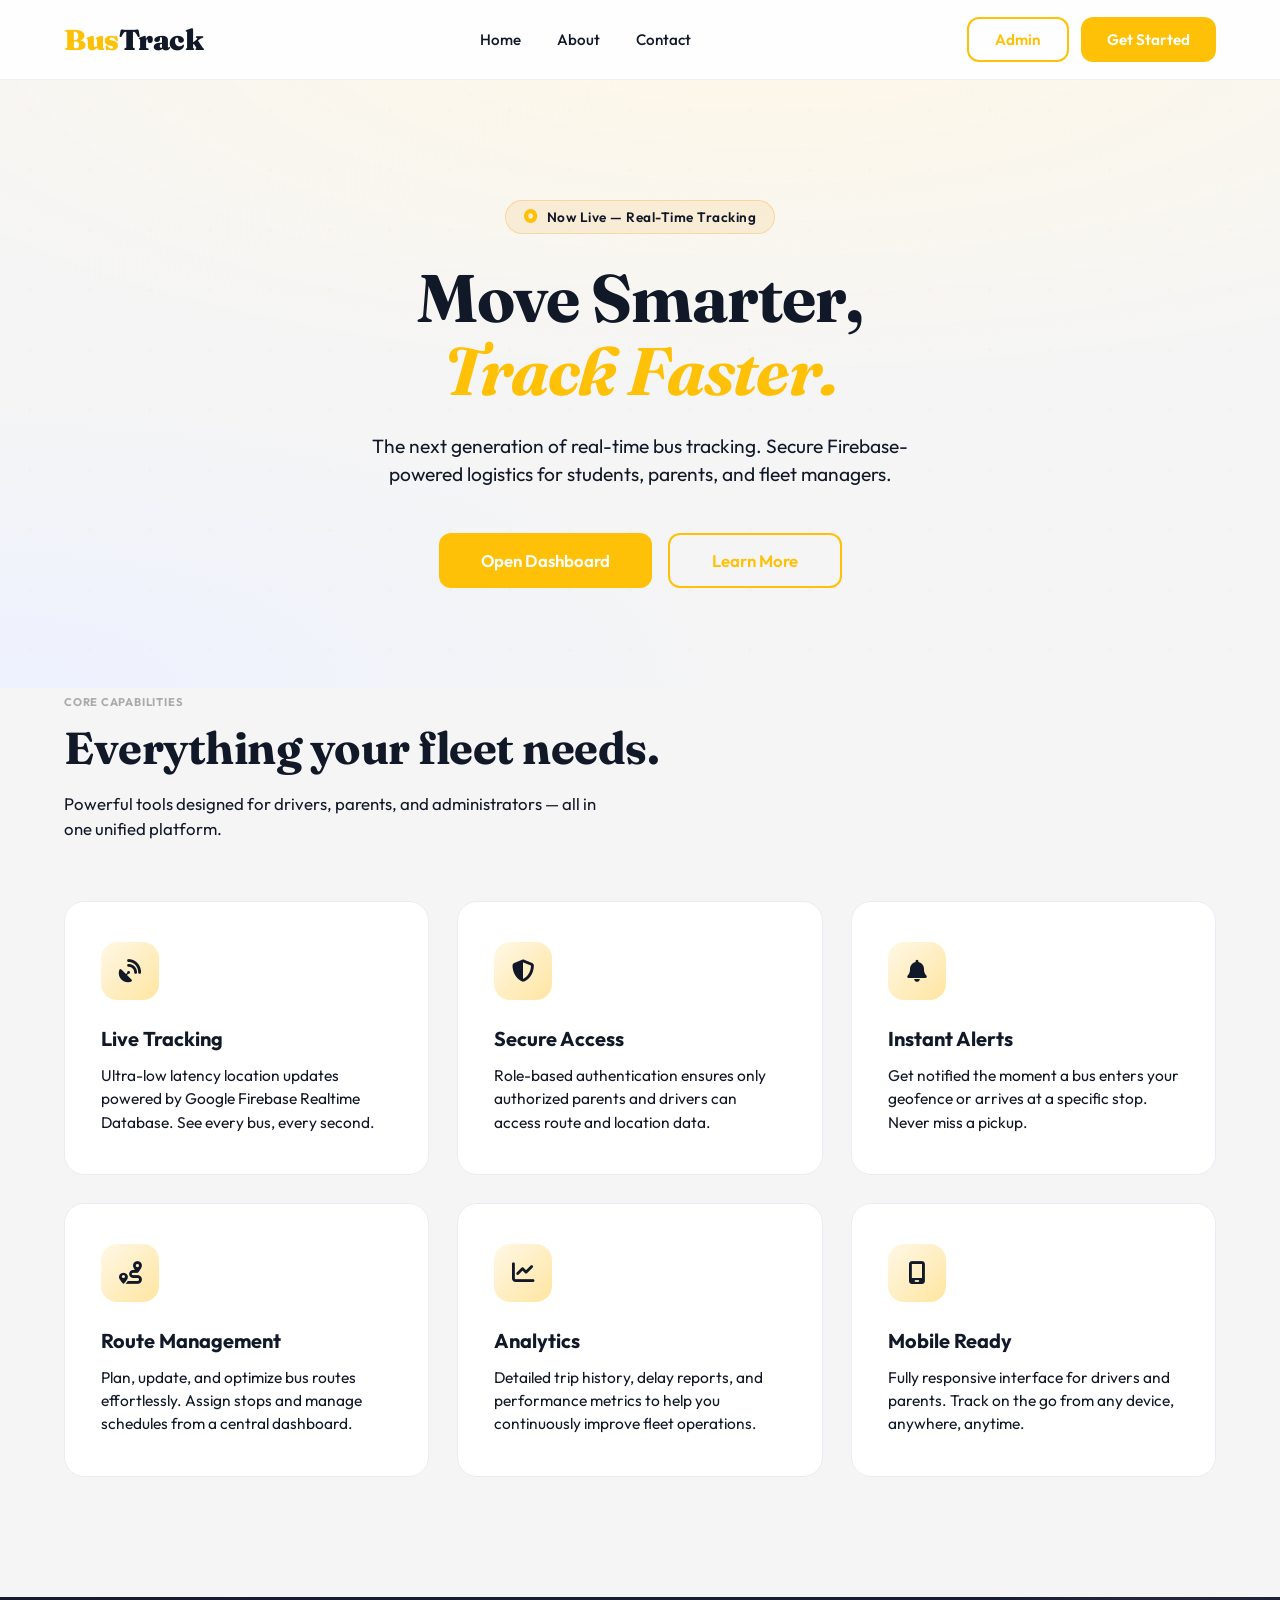
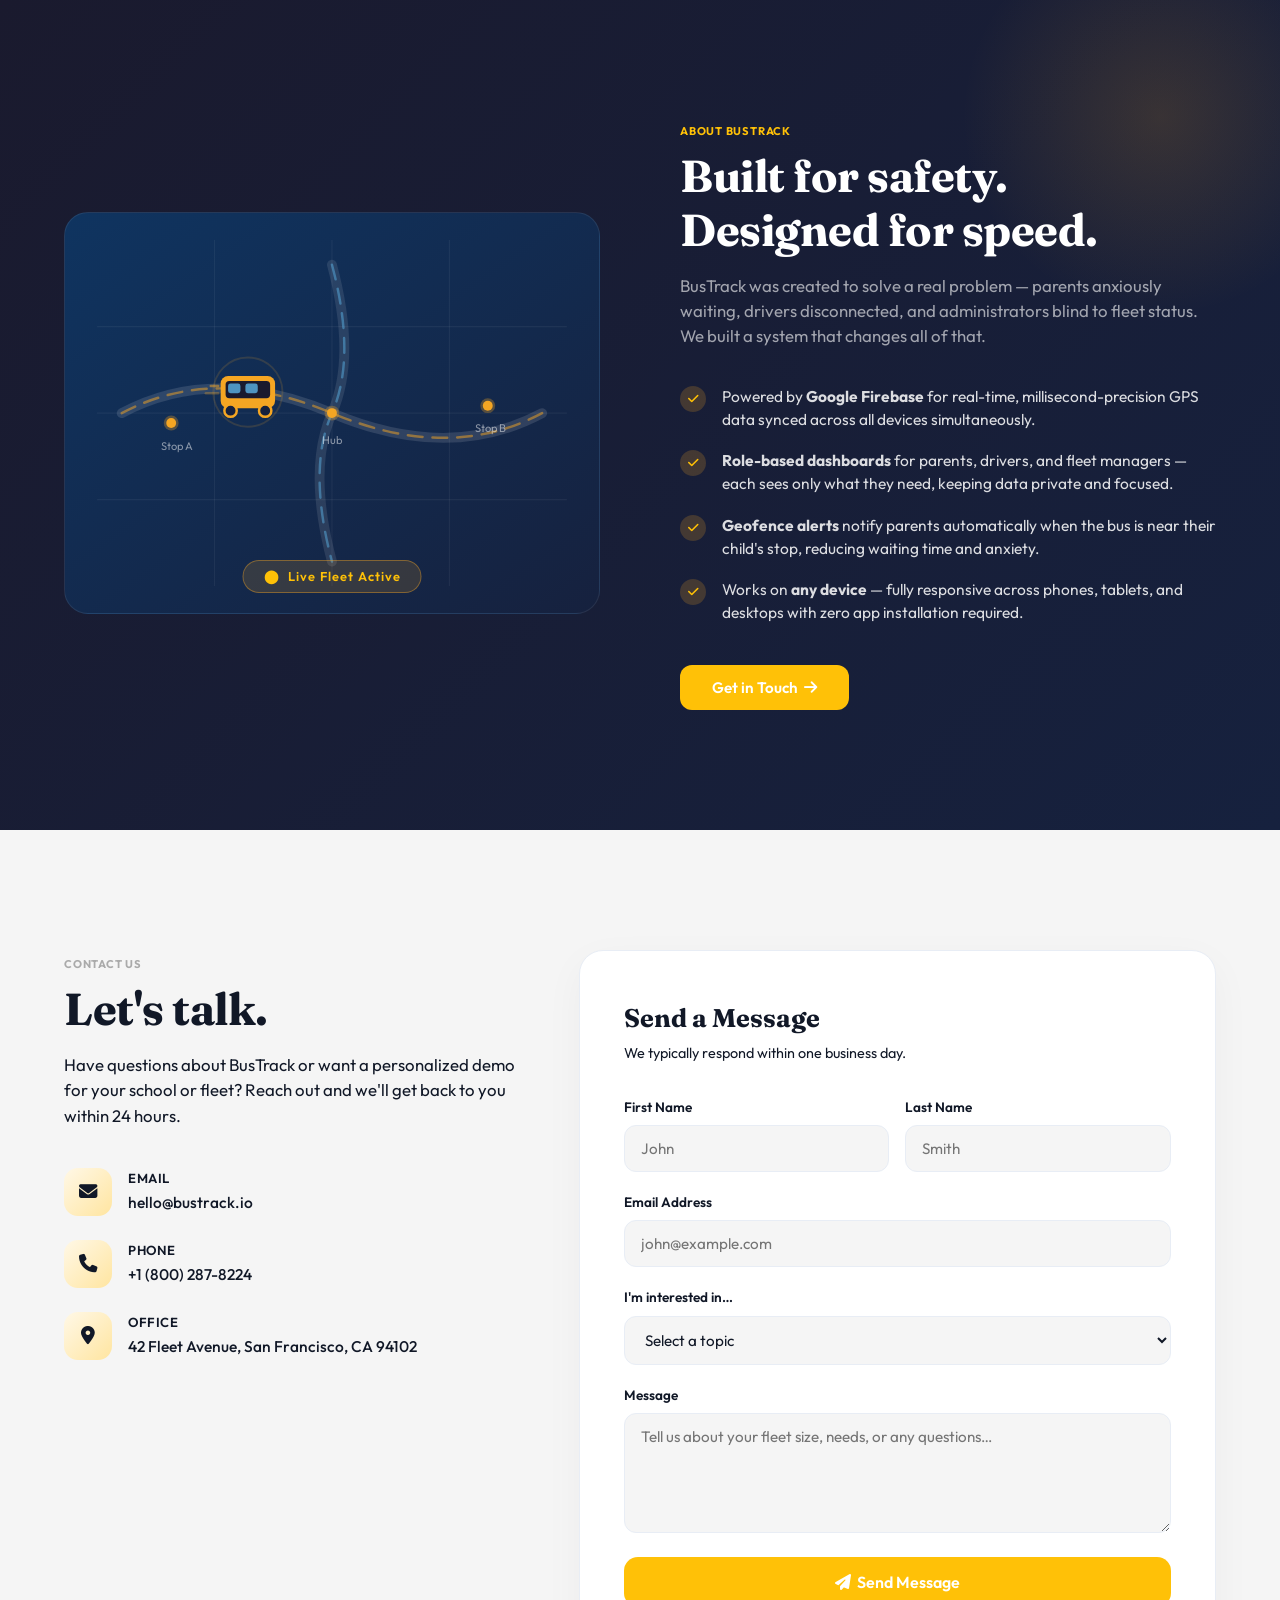
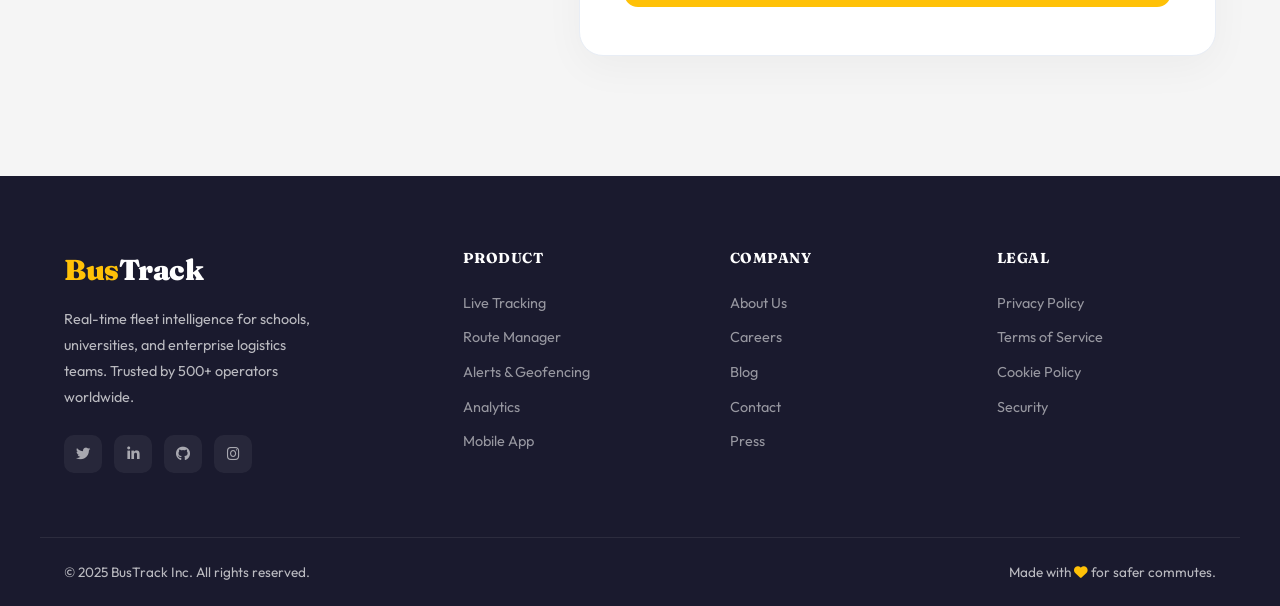
<file: index.html>
<!DOCTYPE html>
<html lang="en">
<head>
  <meta charset="UTF-8"/>
  <meta name="viewport" content="width=device-width, initial-scale=1.0"/>
  <title>BusTrack | Real-Time Fleet Intelligence</title>

  <link rel="preconnect" href="https://fonts.googleapis.com">
  <link href="https://fonts.googleapis.com/css2?family=Fraunces:ital,wght@0,700;0,900;1,700&family=Outfit:wght@300;400;500;600;700&display=swap" rel="stylesheet">
  <link rel="stylesheet" href="https://cdnjs.cloudflare.com/ajax/libs/font-awesome/6.5.0/css/all.min.css"/>
  <link rel="stylesheet" href="styles.css">
 
</head>
<body>

  <!-- ══ NAVBAR ══ -->

  <header style="position: sticky; top: 0; z-index: 1000;">
    <nav class="navbar">
      <div class="nav-container">
        
        <div class="logo">Bus<span>Track</span></div>
         <div class="navcontent">

           <ul class="nav-links" id="navLinks">
             <li><a href="#">Home</a></li>
             <li><a href="#about">About</a></li>
             <li><a href="#contact">Contact</a></li>
            </ul>
            
          </div>
        <div class="nav-btns">
          <button class="btn btn-secondary" onclick="location.href='admin.html'">Admin</button>
          <button class="btn btn-primary" onclick="location.href='login.html'">
            Get Started
          </button>
        </div>
  
        <!-- Hamburger -->
        <button class="hamburger" id="ham">
          <img src="images/hamburger.svg" alt="">
        </button>
  
      </div>
    </nav>
  </header>

  <main>

    <!-- ══ HERO ══ -->
    <section class="hero">
      <div class="hero-content">
        <div class="hero-badge"><i class="fa-solid fa-circle-dot" style="color:var(--primary)"></i> Now Live — Real-Time Tracking</div>
        <h1>Move Smarter,<br><em>Track Faster.</em></h1>
        <p>The next generation of real-time bus tracking. Secure Firebase-powered logistics for students, parents, and fleet managers.</p>
        <div class="hero-cta">
          <button class="btn btn-primary" style="padding:15px 42px;font-size:1.05rem;" onclick="location.href='login.html'">Open Dashboard</button>
          <button class="btn btn-secondary" style="padding:15px 42px;font-size:1.05rem;" onclick="document.getElementById('about').scrollIntoView({behavior:'smooth'})">Learn More</button>
        </div>
      </div>
    </section>

    <!-- ══ FEATURES ══ -->
    <section class="features-section">
      <p class="section-label reveal">Core Capabilities</p>
      <h2 class="section-title reveal">Everything your fleet needs.</h2>
      <p class="section-sub reveal">Powerful tools designed for drivers, parents, and administrators — all in one unified platform.</p>

      <div class="features-grid">
        <div class="feature-card reveal">
          <div class="icon-box"><i class="fa-solid fa-satellite-dish"></i></div>
          <h3>Live Tracking</h3>
          <p>Ultra-low latency location updates powered by Google Firebase Realtime Database. See every bus, every second.</p>
        </div>
        <div class="feature-card reveal" style="transition-delay:0.1s">
          <div class="icon-box"><i class="fa-solid fa-shield-halved"></i></div>
          <h3>Secure Access</h3>
          <p>Role-based authentication ensures only authorized parents and drivers can access route and location data.</p>
        </div>
        <div class="feature-card reveal" style="transition-delay:0.2s">
          <div class="icon-box"><i class="fa-solid fa-bell"></i></div>
          <h3>Instant Alerts</h3>
          <p>Get notified the moment a bus enters your geofence or arrives at a specific stop. Never miss a pickup.</p>
        </div>
        <div class="feature-card reveal" style="transition-delay:0.1s">
          <div class="icon-box"><i class="fa-solid fa-route"></i></div>
          <h3>Route Management</h3>
          <p>Plan, update, and optimize bus routes effortlessly. Assign stops and manage schedules from a central dashboard.</p>
        </div>
        <div class="feature-card reveal" style="transition-delay:0.2s">
          <div class="icon-box"><i class="fa-solid fa-chart-line"></i></div>
          <h3>Analytics</h3>
          <p>Detailed trip history, delay reports, and performance metrics to help you continuously improve fleet operations.</p>
        </div>
        <div class="feature-card reveal" style="transition-delay:0.3s">
          <div class="icon-box"><i class="fa-solid fa-mobile-screen"></i></div>
          <h3>Mobile Ready</h3>
          <p>Fully responsive interface for drivers and parents. Track on the go from any device, anywhere, anytime.</p>
        </div>
      </div>
    </section>

    <!-- ══ ABOUT ══ -->
    <section class="about-section" id="about">
      <div class="about-container">

        <!-- Left: Visual -->
        <div class="about-visual reveal">
          <svg class="map-graphic" viewBox="0 0 380 280" fill="none" xmlns="http://www.w3.org/2000/svg">
            <!-- Grid lines -->
            <line x1="0" y1="70" x2="380" y2="70" stroke="rgba(255,255,255,0.05)" stroke-width="1"/>
            <line x1="0" y1="140" x2="380" y2="140" stroke="rgba(255,255,255,0.05)" stroke-width="1"/>
            <line x1="0" y1="210" x2="380" y2="210" stroke="rgba(255,255,255,0.05)" stroke-width="1"/>
            <line x1="95" y1="0" x2="95" y2="280" stroke="rgba(255,255,255,0.05)" stroke-width="1"/>
            <line x1="190" y1="0" x2="190" y2="280" stroke="rgba(255,255,255,0.05)" stroke-width="1"/>
            <line x1="285" y1="0" x2="285" y2="280" stroke="rgba(255,255,255,0.05)" stroke-width="1"/>

            <!-- Roads -->
            <path d="M20 140 Q95 100 190 140 Q285 180 360 140" stroke="rgba(255,255,255,0.12)" stroke-width="8" stroke-linecap="round"/>
            <path d="M20 140 Q95 100 190 140 Q285 180 360 140" stroke="rgba(245,166,35,0.5)" stroke-width="2" stroke-linecap="round" stroke-dasharray="12 8"/>

            <path d="M190 20 Q210 95 190 140 Q170 185 190 260" stroke="rgba(255,255,255,0.1)" stroke-width="8" stroke-linecap="round"/>
            <path d="M190 20 Q210 95 190 140 Q170 185 190 260" stroke="rgba(100,200,255,0.4)" stroke-width="2" stroke-linecap="round" stroke-dasharray="12 8"/>

            <!-- Stop circles -->
            <circle cx="60" cy="148" r="6" fill="rgba(245,166,35,0.3)" class="pulse-dot"/>
            <circle cx="60" cy="148" r="4" fill="#F5A623"/>
            <circle cx="190" cy="140" r="6" fill="rgba(245,166,35,0.3)" class="pulse-dot"/>
            <circle cx="190" cy="140" r="4" fill="#F5A623"/>
            <circle cx="316" cy="134" r="6" fill="rgba(245,166,35,0.3)" class="pulse-dot"/>
            <circle cx="316" cy="134" r="4" fill="#F5A623"/>

            <!-- Bus icon group -->
            <g class="bus-move" transform="translate(100, 110)">
              <rect x="0" y="0" width="44" height="26" rx="6" fill="#F5A623"/>
              <rect x="4" y="4" width="36" height="14" rx="3" fill="#1a1a2e"/>
              <rect x="6" y="6" width="10" height="8" rx="2" fill="rgba(100,200,255,0.7)"/>
              <rect x="20" y="6" width="10" height="8" rx="2" fill="rgba(100,200,255,0.7)"/>
              <circle cx="8" cy="28" r="5" fill="#16213e" stroke="#F5A623" stroke-width="2"/>
              <circle cx="36" cy="28" r="5" fill="#16213e" stroke="#F5A623" stroke-width="2"/>
              <!-- Speed lines -->
              <line x1="-8" y1="8" x2="-2" y2="8" stroke="rgba(245,166,35,0.5)" stroke-width="2" stroke-linecap="round"/>
              <line x1="-12" y1="14" x2="-2" y2="14" stroke="rgba(245,166,35,0.3)" stroke-width="2" stroke-linecap="round"/>
            </g>

            <!-- Labels -->
            <text x="52" y="170" fill="rgba(255,255,255,0.5)" font-size="9" font-family="Outfit,sans-serif">Stop A</text>
            <text x="182" y="165" fill="rgba(255,255,255,0.5)" font-size="9" font-family="Outfit,sans-serif">Hub</text>
            <text x="306" y="155" fill="rgba(255,255,255,0.5)" font-size="9" font-family="Outfit,sans-serif">Stop B</text>

            <!-- Signal ring around moving bus -->
            <circle cx="122" cy="123" r="28" fill="none" stroke="rgba(245,166,35,0.15)" stroke-width="1.5" class="pulse-dot"/>
          </svg>

          <div class="about-visual-label">⬤ &nbsp;Live Fleet Active</div>
        </div>

        <!-- Right: Content -->
        <div class="about-content reveal">
          <p class="section-label">About BusTrack</p>
          <h2 class="section-title">Built for safety.<br>Designed for speed.</h2>
          <p class="section-sub">BusTrack was created to solve a real problem — parents anxiously waiting, drivers disconnected, and administrators blind to fleet status. We built a system that changes all of that.</p>

          <ul class="about-list">
            <li>
              <span class="check"><i class="fa-solid fa-check"></i></span>
              <span>Powered by <strong>Google Firebase</strong> for real-time, millisecond-precision GPS data synced across all devices simultaneously.</span>
            </li>
            <li>
              <span class="check"><i class="fa-solid fa-check"></i></span>
              <span><strong>Role-based dashboards</strong> for parents, drivers, and fleet managers — each sees only what they need, keeping data private and focused.</span>
            </li>
            <li>
              <span class="check"><i class="fa-solid fa-check"></i></span>
              <span><strong>Geofence alerts</strong> notify parents automatically when the bus is near their child's stop, reducing waiting time and anxiety.</span>
            </li>
            <li>
              <span class="check"><i class="fa-solid fa-check"></i></span>
              <span>Works on <strong>any device</strong> — fully responsive across phones, tablets, and desktops with zero app installation required.</span>
            </li>
          </ul>

          <button class="btn btn-primary" style="padding:13px 32px;" onclick="document.getElementById('contact').scrollIntoView({behavior:'smooth'})">
            Get in Touch &nbsp;<i class="fa-solid fa-arrow-right"></i>
          </button>
        </div>

      </div>
    </section>

    <!-- ══ CONTACT ══ -->
    <section class="contact-section" id="contact" style="padding-top:var(--section-gap);">
      <div class="contact-wrapper">

        <!-- Left info -->
        <div class="contact-info reveal">
          <p class="section-label">Contact Us</p>
          <h2 class="section-title">Let's talk.</h2>
          <p class="section-sub">Have questions about BusTrack or want a personalized demo for your school or fleet? Reach out and we'll get back to you within 24 hours.</p>

          <div class="contact-detail">
            <div class="ci-icon"><i class="fa-solid fa-envelope"></i></div>
            <div class="ci-text">
              <strong>Email</strong>
              <span>hello@bustrack.io</span>
            </div>
          </div>
          <div class="contact-detail">
            <div class="ci-icon"><i class="fa-solid fa-phone"></i></div>
            <div class="ci-text">
              <strong>Phone</strong>
              <span>+1 (800) 287-8224</span>
            </div>
          </div>
          <div class="contact-detail">
            <div class="ci-icon"><i class="fa-solid fa-location-dot"></i></div>
            <div class="ci-text">
              <strong>Office</strong>
              <span>42 Fleet Avenue, San Francisco, CA 94102</span>
            </div>
          </div>
        </div>

        <!-- Right form -->
        <div class="contact-form reveal">
          <h3>Send a Message</h3>
          <p class="form-sub">We typically respond within one business day.</p>

          <div class="form-row">
            <div class="form-group">
              <label for="fname">First Name</label>
              <input type="text" id="fname" placeholder="John" required/>
            </div>
            <div class="form-group">
              <label for="lname">Last Name</label>
              <input type="text" id="lname" placeholder="Smith" required/>
            </div>
          </div>

          <div class="form-group">
            <label for="email">Email Address</label>
            <input type="email" id="email" placeholder="john@example.com" required/>
          </div>

          <div class="form-group">
            <label for="subject">I'm interested in…</label>
            <select id="subject">
              <option value="">Select a topic</option>
              <option>School Fleet Tracking</option>
              <option>Enterprise / Corporate</option>
              <option>Technical Support</option>
              <option>Partnerships</option>
              <option>Other</option>
            </select>
          </div>

          <div class="form-group">
            <label for="message">Message</label>
            <textarea id="message" placeholder="Tell us about your fleet size, needs, or any questions…"></textarea>
          </div>

          <button class="btn btn-primary form-submit" id="sendBtn">
            <i class="fa-solid fa-paper-plane"></i>&nbsp; Send Message
          </button>
        </div>

      </div>
    </section>

  </main>

  <!-- ══ FOOTER ══ -->
  <footer>
    <div class="footer-container">
      <div class="footer-brand">
        <div class="logo">Bus<span style="color:#fff">Track</span></div>
        <p>Real-time fleet intelligence for schools, universities, and enterprise logistics teams. Trusted by 500+ operators worldwide.</p>
        <div class="footer-socials">
          <a href="#" class="social-btn"><i class="fa-brands fa-twitter"></i></a>
          <a href="#" class="social-btn"><i class="fa-brands fa-linkedin-in"></i></a>
          <a href="#" class="social-btn"><i class="fa-brands fa-github"></i></a>
          <a href="#" class="social-btn"><i class="fa-brands fa-instagram"></i></a>
        </div>
      </div>

      <div class="footer-col">
        <h4>Product</h4>
        <ul>
          <li><a href="#">Live Tracking</a></li>
          <li><a href="#">Route Manager</a></li>
          <li><a href="#">Alerts & Geofencing</a></li>
          <li><a href="#">Analytics</a></li>
          <li><a href="#">Mobile App</a></li>
        </ul>
      </div>

      <div class="footer-col">
        <h4>Company</h4>
        <ul>
          <li><a href="#about">About Us</a></li>
          <li><a href="#">Careers</a></li>
          <li><a href="#">Blog</a></li>
          <li><a href="#contact">Contact</a></li>
          <li><a href="#">Press</a></li>
        </ul>
      </div>

      <div class="footer-col">
        <h4>Legal</h4>
        <ul>
          <li><a href="#">Privacy Policy</a></li>
          <li><a href="#">Terms of Service</a></li>
          <li><a href="#">Cookie Policy</a></li>
          <li><a href="#">Security</a></li>
        </ul>
      </div>
    </div>

    <div class="footer-bottom">
      <span>© 2025 BusTrack Inc. All rights reserved.</span>
      <span>Made with <i class="fa-solid fa-heart" style="color:var(--primary)"></i> for safer commutes.</span>
    </div>
  </footer>

  <!-- Toast -->
  <div id="toast"><i class="fa-solid fa-circle-check"></i> Message sent! We'll be in touch soon.</div>

  <script src="script.js"></script>
</body>
</html>
</file>
<file: styles.css>
/* =========================================
   1. VARIABLES & RESET
   ========================================= */
   :root {
    --primary: #FFC107;
    --secondary: #202057;
  
    --bg-light: #F5F5F5;
    --bg-dark: #121212;
  
    --text-dark: #111827;
    --text-light: #FFFFFF;
  
    --grey: #9CA3AF;
    --light-grey: #E5E7EB;
  
    --success: #22C55E;
    --warning: #F59E0B;

    --error: #EF4444;
    --error-light: #f8dede;

    --shadow: 0 4px 12px rgba(0, 0, 0, 0.08);
    --section-gap:120px;
    --white: #ffffff;
    --card-border: #e8edf5;
    --accent: #1a1a2e;

}

* {
    margin: 0;
    padding: 0;
    box-sizing: border-box;
}
body {
    font-family: 'Outfit', sans-serif;
    background-color: var(--bg-light);
    color: var(--text-dark);
    overflow-x: hidden;
    line-height: 1.5;
}

h1, h2, h4, .logo {
    font-family: 'Fraunces', serif;
}


html {
     scroll-behavior: smooth;
     overflow-x: hidden;
     }
header{
  position: sticky;
   top: 0;
    z-index: 1000;
}
/* ── NAVBAR ── */
.navbar {
  height: 80px;
  display: flex;
  align-items: center;
  background: rgba(255,255,255,0.85);
  backdrop-filter: blur(14px);
  position: sticky;
  top: 0;
  z-index: 1000;
  border-bottom: 1px solid rgba(0,0,0,0.06);
}

.nav-container {
  width: 90%;
  max-width: 1200px;
  margin: 0 auto;
  display: flex;
  justify-content: space-between;
  align-items: center;
}

.logo {
  font-family: 'Fraunces', serif;
  font-size: 1.8rem;
  font-weight: 900;
  color: var(--primary);
  letter-spacing: -0.5px;
}
.logo span { color: var(--text-dark); }

.nav-links {
   display: flex;
    list-style: none;
     gap: 36px;
   }
.nav-links a {
  text-decoration: none;
  color: var(--text-dark);
  font-weight: 500;
  font-size: 0.95rem;
  transition: color 0.25s;
  position: relative;
}
.nav-links a::after {
  content: '';
  position: absolute;
  bottom: -4px; left: 0;
  width: 0; height: 2px;
  background: var(--primary);
  transition: width 0.3s;
}
.nav-links a:hover { color: var(--primary); }
.nav-links a:hover::after { width: 100%; }

.nav-btns { display: flex; gap: 12px; }

/* ── BUTTONS ── */
.btn {
  padding: 11px 26px;
  border-radius: 12px;
  font-weight: 600;
  cursor: pointer;
  transition: all 0.3s;
  border: none;
  font-family: 'Outfit', sans-serif;
  font-size: 0.95rem;
}
.btn-primary { background: var(--primary); color: var(--white); }
.btn-primary:hover { background: var(--text-light);color: var(--text-dark);border: 1px solid var(--primary); }
.btn-secondary { background: transparent; color: var(--primary); border: 2px solid var(--primary); }
.btn-secondary:hover { background: var(--primary); color: var(--white); transform: translateY(-2px); }


/* ── HERO ── */
.hero {
  padding: 120px 0 100px;
  text-align: center;
  background: radial-gradient(ellipse 80% 60% at 60% -10%, #fff8e7, transparent),
              radial-gradient(ellipse 60% 50% at 0% 100%, #eef2ff, transparent);
  position: relative;
  overflow: hidden;
}

.hero::before {
  content: '';
  position: absolute;
  inset: 0;
  background: url("data:image/svg+xml,%3Csvg width='60' height='60' viewBox='0 0 60 60' xmlns='http://www.w3.org/2000/svg'%3E%3Cg fill='none' fill-rule='evenodd'%3E%3Cg fill='%23F5A623' fill-opacity='0.04'%3E%3Ccircle cx='30' cy='30' r='2'/%3E%3C/g%3E%3C/g%3E%3C/svg%3E");
  pointer-events: none;
}

.hero-badge {
  display: inline-flex;
  align-items: center;
  gap: 8px;
  background: rgba(245,166,35,0.12);
  color: var(--primary-hover);
  border: 1px solid rgba(245,166,35,0.3);
  padding: 6px 18px;
  border-radius: 100px;
  font-size: 0.85rem;
  font-weight: 600;
  margin-bottom: 28px;
  letter-spacing: 0.5px;
}

.hero-content {
  max-width: 820px;
  margin: 0 auto;
  padding: 0 24px;
  position: relative;
  z-index: 1;
}

.hero h1 {
  font-family: 'Fraunces', serif;
  font-size: clamp(2.8rem, 6vw, 4.2rem);
  line-height: 1.08;
  margin-bottom: 24px;
  letter-spacing: -1px;
}

.hero h1 em {
  font-style: italic;
  color: var(--primary);
}

.hero p {
  font-size: 1.2rem;
  color: var(--text-muted);
  margin-bottom: 44px;
  max-width: 600px;
  margin-left: auto;
  margin-right: auto;
}

.hero-cta { display: flex; gap: 16px; justify-content: center; flex-wrap: wrap; }


/* ── FEATURES ── */
.features-section {
  max-width: 1200px;
  margin: 0 auto var(--section-gap) auto;
  padding: 0 24px;
}

.section-label {
  display: inline-block;
  font-size: 0.78rem;
  font-weight: 700;
  letter-spacing: 2px;
  text-transform: uppercase;
  color: var(--primary);
  margin-bottom: 14px;
}

.section-title {
  font-family: 'Fraunces', serif;
  font-size: clamp(2rem, 4vw, 2.8rem);
  letter-spacing: -0.5px;
  line-height: 1.2;
  margin-bottom: 16px;
}

.section-sub {
  color: var(--text-muted);
  font-size: 1.05rem;
  max-width: 540px;
  margin-bottom: 60px;
}

.features-grid {
  display: grid;
  grid-template-columns: repeat(auto-fit, minmax(310px, 1fr));
  gap: 28px;
}

.feature-card {
  background: var(--white);
  padding: 40px 36px;
  border-radius: 20px;
  border: 1px solid var(--card-border);
  transition: transform 0.3s, box-shadow 0.3s;
}
.feature-card:hover {
  transform: translateY(-8px);
  box-shadow: 0 20px 50px rgba(0,0,0,0.08);
}

.icon-box {
  width: 58px; height: 58px;
  background: linear-gradient(135deg, #fff8e7, #ffe5a0);
  color: var(--primary-hover);
  border-radius: 16px;
  display: flex; align-items: center; justify-content: center;
  font-size: 1.4rem;
  margin-bottom: 24px;
}
.feature-card h3 { font-size: 1.25rem; margin-bottom: 10px; }
.feature-card p { color: var(--text-muted); font-size: 0.97rem; }

/* ── ABOUT ── */
.about-section {
  background: linear-gradient(135deg, #1a1a2e 0%, #16213e 100%);
  color: var(--white);
  padding: var(--section-gap) 0;
  overflow: hidden;
  position: relative;
}

.about-section::before {
  content: '';
  position: absolute;
  top: -80px; right: -80px;
  width: 400px; height: 400px;
  background: radial-gradient(circle, rgba(245,166,35,0.15), transparent 70%);
  border-radius: 50%;
  pointer-events: none;
}

.about-container {
  max-width: 1200px;
  margin: 0 auto;
  padding: 0 24px;
  display: grid;
  grid-template-columns: 1fr 1fr;
  gap: 80px;
  align-items: center;
}

/* Map / Illustration placeholder */
.about-visual {
  position: relative;
  border-radius: 24px;
  overflow: hidden;
  aspect-ratio: 4/3;
  background: linear-gradient(145deg, #0f3460, #16213e);
  border: 1px solid rgba(255,255,255,0.08);
  display: flex;
  align-items: center;
  justify-content: center;
  flex-direction: column;
}

/* Animated SVG map graphic */
.map-graphic {
  width: 88%;
  position: relative;
}

.pulse-dot {
  animation: pulseAnim 2s infinite;
}
.pulse-dot:nth-child(2) { animation-delay: 0.7s; }
.pulse-dot:nth-child(3) { animation-delay: 1.4s; }

@keyframes pulseAnim {
  0%, 100% { opacity: 1; r: 6; }
  50% { opacity: 0.4; r: 10; }
}

.bus-move {
  animation: moveBus 4s linear infinite;
}
@keyframes moveBus {
  0% { transform: translateX(0); }
  50% { transform: translateX(30px); }
  100% { transform: translateX(0); }
}

.about-visual-label {
  position: absolute;
  bottom: 20px;
  left: 50%;
  transform: translateX(-50%);
  background: rgba(245,166,35,0.15);
  border: 1px solid rgba(245,166,35,0.4);
  color: var(--primary);
  padding: 6px 20px;
  border-radius: 100px;
  font-size: 0.8rem;
  font-weight: 600;
  letter-spacing: 1px;
  white-space: nowrap;
}

.about-content .section-label { color: var(--primary); }
.about-content .section-title { color: var(--white); }
.about-content .section-sub { color: rgba(255,255,255,0.6); margin-bottom: 36px; }

.about-list { list-style: none; display: flex; flex-direction: column; gap: 18px; margin-bottom: 40px; }
.about-list li {
  display: flex;
  align-items: flex-start;
  gap: 16px;
  font-size: 0.97rem;
  color: rgba(255,255,255,0.85);
}
.about-list li .check {
  width: 26px; height: 26px; min-width: 26px;
  background: rgba(245,166,35,0.2);
  color: var(--primary);
  border-radius: 50%;
  display: flex; align-items: center; justify-content: center;
  font-size: 0.75rem;
  margin-top: 1px;
}

/* ── CONTACT ── */
.contact-section {
  max-width: 1200px;
  margin: 0 auto var(--section-gap) auto;
  padding: 0 24px;
}

.contact-wrapper {
  display: grid;
  grid-template-columns: 1fr 1.4fr;
  gap: 60px;
  align-items: start;
}

.contact-info .section-sub { margin-bottom: 40px; }

.contact-detail {
  display: flex;
  align-items: center;
  gap: 16px;
  margin-bottom: 24px;
  font-size: 0.97rem;
}
.contact-detail .ci-icon {
  width: 48px; height: 48px; min-width: 48px;
  background: linear-gradient(135deg, #fff8e7, #ffe5a0);
  color: var(--primary-hover);
  border-radius: 14px;
  display: flex; align-items: center; justify-content: center;
  font-size: 1.15rem;
}
.ci-text strong { display: block; font-size: 0.82rem; color: var(--text-muted); font-weight: 600; letter-spacing: 0.5px; text-transform: uppercase; margin-bottom: 2px; }
.ci-text span { color: var(--text-dark); font-weight: 500; }

/* contact form */
.contact-form {
  background: var(--white);
  padding: 48px 44px;
  border-radius: 24px;
  border: 1px solid var(--card-border);
  box-shadow: 0 12px 40px rgba(0,0,0,0.04);
}

.contact-form h3 {
  font-family: 'Fraunces', serif;
  font-size: 1.6rem;
  margin-bottom: 6px;
}
.contact-form .form-sub {
  color: var(--text-muted);
  font-size: 0.9rem;
  margin-bottom: 32px;
}

.form-row { display: grid; grid-template-columns: 1fr 1fr; gap: 16px; }

.form-group {
  display: flex;
  flex-direction: column;
  gap: 8px;
  margin-bottom: 20px;
}
.form-group label {
  font-size: 0.85rem;
  font-weight: 600;
  color: var(--text-dark);
}
.form-group input,
.form-group textarea,
.form-group select {
  padding: 13px 16px;
  border: 1.5px solid var(--card-border);
  border-radius: 12px;
  font-family: 'Outfit', sans-serif;
  font-size: 0.95rem;
  color: var(--text-dark);
  background: var(--bg-light);
  transition: border-color 0.25s, box-shadow 0.25s;
  outline: none;
  width: 100%;
}
.form-group input:focus,
.form-group textarea:focus,
.form-group select:focus {
  border-color: var(--primary);
  box-shadow: 0 0 0 4px rgba(245,166,35,0.12);
  background: var(--white);
}
.form-group textarea { resize: vertical; min-height: 120px; }

.form-submit {
  width: 100%;
  padding: 15px;
  font-size: 1rem;
  border-radius: 14px;
  margin-top: 4px;
}

/* ── FOOTER ── */
footer {
  background: var(--accent);
  color: rgba(255,255,255,0.7);
  padding: 72px 0 0;
}

.footer-container {
  max-width: 1200px;
  margin: 0 auto;
  padding: 0 24px;
  display: grid;
  grid-template-columns: 1.6fr 1fr 1fr 1fr;
  gap: 48px;
}

.footer-brand .logo { color: var(--primary); margin-bottom: 16px; display: block; }
.footer-brand p { font-size: 0.9rem; line-height: 1.8; max-width: 260px; }

.footer-socials {
  display: flex;
  gap: 12px;
  margin-top: 24px;
}
.social-btn {
  width: 38px; height: 38px;
  background: rgba(255,255,255,0.06);
  border-radius: 10px;
  display: flex; align-items: center; justify-content: center;
  color: rgba(255,255,255,0.6);
  font-size: 0.9rem;
  transition: all 0.25s;
  text-decoration: none;
}
.social-btn:hover { background: var(--primary); color: var(--white); transform: translateY(-3px); }

.footer-col h4 {
  color: var(--white);
  font-size: 0.9rem;
  font-weight: 700;
  letter-spacing: 0.5px;
  margin-bottom: 20px;
  text-transform: uppercase;
}
.footer-col ul { list-style: none; display: flex; flex-direction: column; gap: 10px; }
.footer-col ul li a {
  text-decoration: none;
  color: rgba(255,255,255,0.55);
  font-size: 0.9rem;
  transition: color 0.25s;
}
.footer-col ul li a:hover { color: var(--primary); }

.footer-bottom {
  margin-top: 64px;
  border-top: 1px solid rgba(255,255,255,0.08);
  padding: 24px;
  max-width: 1200px;
  margin-left: auto;
  margin-right: auto;
  display: flex;
  justify-content: space-between;
  align-items: center;
  font-size: 0.85rem;
  flex-wrap: wrap;
  gap: 12px;
}

/* ── TOAST ── */
#toast {
  position: fixed; bottom: 32px; right: 32px;
  background: var(--accent);
  color: var(--white);
  padding: 14px 24px;
  border-radius: 14px;
  font-size: 0.95rem;
  font-weight: 500;
  box-shadow: 0 12px 32px rgba(0,0,0,0.2);
  transform: translateY(100px);
  opacity: 0;
  transition: all 0.4s cubic-bezier(0.34,1.56,0.64,1);
  z-index: 9999;
  display: flex; align-items: center; gap: 10px;
}
#toast.show { transform: translateY(0); opacity: 1; }
#toast i { color: var(--primary); }

/* ── SCROLL REVEAL ── */
.reveal {
  opacity: 0;
  transform: translateY(30px);
  transition: opacity 0.6s ease, transform 0.6s ease;
}
.reveal.visible { opacity: 1; transform: translateY(0); }

/* ── RESPONSIVE ── */
@media (max-width: 900px) {
  .about-container { grid-template-columns: 1fr; gap: 48px; }
  .contact-wrapper { grid-template-columns: 1fr; }
  .footer-container { grid-template-columns: 1fr 1fr; }
  .form-row { grid-template-columns: 1fr; }
}

@media (max-width: 640px) {
  .footer-container { grid-template-columns: 1fr; }
  :root { --section-gap: 80px; }
  .contact-form { padding: 32px 24px; }
  .hero-stats { gap: 32px; }
  .stat-sep { display: none; }

}


/* =========================================
   3. MAIN LAYOUT (GRADIENT SECTION)
   ========================================= */
   .main-container {
    display: grid;
    grid-template-columns: 1.2fr 1fr;
    min-height: calc(100vh - 70px);
    padding: 2rem 5%;
    align-items: center;
    gap: 4rem;
    max-width: 100vw;
    /* Yellow to Light Grey Gradient */
    background: linear-gradient(90deg,var(--bg-light), rgba(255, 193, 7, 0.418));
}

/* Info Section (Left) */
.badge {
    background: rgba(32, 32, 87, 0.1);
    color: var(--secondary);
    display: inline-block;
    padding: 0.4rem 1rem;
    border-radius: 20px;
    font-size: 0.8rem;
    font-weight: 700;
    margin-bottom: 1rem;
}
.info-section{
    background:url("images/myBus.png");
    background-position: 70% center;
    background-repeat: no-repeat;
}
.info-section h1 {
    font-size: 3.5rem;
    line-height: 1.1;
    margin-bottom: 1.5rem;
    color: var(--secondary);
}

.info-section h1 span { 
    color: var(--primary); 
    text-shadow: 1px 1px 0px var(--secondary);
}

.subtext {
    font-size: 1.1rem;
    color: var(--text-dark);
    opacity: 0.8;
    margin-bottom: 2.5rem;
    max-width: 500px;
}

.features {
    display: grid;
    gap: 1.5rem;
    width: 50%;
    padding: 5px;
    border-radius: 10px;
    background: #80808044;
}

.feature-item {
    display: flex;
    align-items: center;
    gap: 1rem;
}

.feature-item i {
    background: var(--text-light);
    color: var(--primary);
    width: 45px;
    height: 45px;
    display: flex;
    align-items: center;
    justify-content: center;
    border-radius: 12px;
    box-shadow: 0 4px 10px rgba(0,0,0,0.05);
}

.feature-item h4 { font-weight: 700; color: var(--secondary); }
.feature-item p { font-size: 0.9rem; color: var(--text-light); }

.bus-illustration {
    margin-top: 3rem;
    font-size: 5rem;
    color: var(--secondary);
    opacity: 0.1;
    animation: drive 5s linear infinite;
}

@keyframes drive {
    0% { transform: translateX(-20px); }
    50% { transform: translateX(20px); }
    100% { transform: translateX(-20px); }
}

/* =========================================
   4. LOGIN CONTAINER (RIGHT CARD)
   ========================================= */
.login-container {
    background: var(--text-light);
    padding: 2.5rem;
    border-radius: 24px;
    box-shadow: 0 20px 40px rgba(0, 0, 0, 0.1);
    display: flex;
    flex-direction: column;
    gap: 1.5rem;
    border: 1px solid var(--light-grey);
}

/* Auth Tabs */
.auth-tabs {
    display: flex;
    background: var(--light-grey);
    padding: 5px;
    border-radius: 14px;
}

.tab.auth-tab-btn {
    flex: 1;
    text-align: center;
    padding: 12px;
    cursor: pointer;
    border-radius: 10px;
    font-weight: 600;
    transition: all 0.3s ease;
    color: var(--grey);
}

.tab.auth-tab-btn.active {
    background: var(--text-light);
    color: var(--secondary);
    box-shadow: 0 4px 10px rgba(0, 0, 0, 0.05);
}

/* Welcome Message */
.welcome-msg h2 {
    font-size: 1.8rem;
    color: var(--secondary);
    margin-bottom: 0.3rem;
}
.welcome-msg p { color: var(--grey); font-size: 0.95rem; }

/* User Switch (Driver/Passenger) */
.switch-user {
    display: flex;
    gap: 12px;
}

.user-tab {
    flex: 1;
    display: flex;
    align-items: center;
    gap: 10px;
    padding: 12px;
    border-radius: 12px;
    background: var(--bg-light);
    border: 2px solid transparent;
    cursor: pointer;
    transition: 0.3s;
}

.user-tab.active {
    background: rgba(255, 193, 7, 0.1);
    border-color: var(--primary);
}

.user-tab .icon { font-size: 1.2rem; }
.user-tab .text h4 { font-size: 0.9rem; color: var(--secondary); }
.user-tab .text p { font-size: 0.75rem; color: var(--grey); }

/* Form Fields */
.input-section {
    display: flex;
    flex-direction: column;
    gap: 1rem;
}

.input-group {
    display: flex;
    flex-direction: column;
    gap: 0.5rem;
}

.input-group label {
    font-size: 0.85rem;
    font-weight: 600;
    color: var(--text-dark);
}

.input-group input {
    width: 100%;
    padding: 0.8rem 1rem;
    border: 1.5px solid var(--light-grey);
    border-radius: 10px;
    font-family: inherit;
    transition: 0.3s;
    outline: none;
}

.input-group input:focus {
    border-color: var(--primary);
    box-shadow: 0 0 0 4px rgba(255, 193, 7, 0.15);
}

.pass-wrapper { position: relative; }
.pass-wrapper i {
    position: absolute;
    right: 15px;
    top: 50%;
    transform: translateY(-50%);
    cursor: pointer;
    color: var(--grey);
}

.forget-pass { text-align: right; }
.forget-pass a {
    color: var(--secondary);
    font-size: 0.85rem;
    font-weight: 600;
    text-decoration: none;
}

.login-btn-main {
    width: 100%;
    padding: 1rem;
    background: var(--primary);
    color: var(--secondary);
    border: none;
    border-radius: 12px;
    font-weight: 700;
    font-size: 1rem;
    cursor: pointer;
    transition: 0.3s;
    margin-top: 10px;
}

.login-btn-main:hover {
    background: var(--warning);
    transform: translateY(-2px);
    box-shadow: 0 10px 20px rgba(255, 193, 7, 0.2);
}
/* Move Toast to the top */
.toast {
    position: fixed;
    top: 20px; /* Changed from bottom to top */
    left: 50%;
    transform: translateX(-50%) translateY(-100px); /* Start hidden above screen */
    background-color: #333;
    color: #fff;
    padding: 12px 24px;
    border-radius: 12px;
    z-index: 10000;
    transition: transform 0.4s cubic-bezier(0.175, 0.885, 0.32, 1.275);
    box-shadow: 0 10px 30px rgba(0,0,0,0.2);
    font-family: 'Outfit', sans-serif;
}

.toast.show {
    transform: translateX(-50%) translateY(0); /* Slide down into view */
}
   
   .hamburger {
    display: none;
    font-size: 1.8rem;
    background: none;
    border: none;
    cursor: pointer;
    z-index: 999;
  }
  .hamburger img{
    width: 25px;
  }
   /* ── TABLET (≤ 992px) ── */
  @media (max-width: 992px) {
    .main-container {
      grid-template-columns: 1fr;
      padding: 2rem 5%;
      background: var(--bg-light);
    }
    .info-section { text-align: center; }
    .info-section h1 { font-size: 2.5rem; }
    .subtext { margin: 0 auto 2rem; }
    .features { width: 100%; max-width: 400px; margin: 0 auto; }
  }
  
  /* ── MOBILE (≤ 820px) ── */
  @media (max-width: 820px) {
    header{
      position: relative;
    }
    .navcontent {
      position: absolute;
      top: 0;
      right: -100%;
      width: 170px;
      height: 50vh;
      background: var(--white);
      color: var(--text-dark);
      flex-direction: column;
      padding-top: 30px;
      transition: right 0.6s ease;
      box-shadow: 5px 0 15px rgba(0,0,0,0.1);
    }
    
    /* Stack nav items */
    .navcontent ul {
      flex-direction: column;
      gap: 20px;
      align-items: flex-start;
      padding-left: 20px;
    }
    
    /* When active */
    .active-navbar {
      right: 0;
    }
    .hamburger{ display: flex; }
  }
  
  /* ── SMALL MOBILE (≤ 600px) ── */
  @media (max-width: 600px) {
    .btn-secondary{
      display: none;
    }
    .info-section { display: none; }
  
    .main-container {
      grid-template-columns: 1fr;
      padding: 1.5rem;
      gap: 2rem;
    }
    .login-container {
      width: 100%;
      padding: 1.5rem;
      border-radius: 16px;
    }
    .welcome-msg h2 { font-size: 1.4rem; }
    .input-group input { padding: 0.7rem; }
    .login-btn-main { padding: 0.8rem; font-size: 0.9rem; }
  }
  
  /* ── TINY (≤ 380px) ── */
  @media (max-width: 380px) {
    .navbar { height: 60px; }
    .logo { font-size: 1.3rem; }
    /* .mobile-drawer { top: 60px; } */
    .login-container { padding: 1.2rem; }
    .switch-user { flex-direction: column; }
  }




/* DRIVER PAGE CSS */

/* ── Dashboard Layout ── */
/* =============================================
   DRIVER DASHBOARD — driver.css
   Fixes: CSS variable refs, missing styles,
   z-index stacking, overlay conflicts,
   + full responsive media queries
   ============================================= */

/* ── CSS variable fallbacks used here ── */
:root {
  --font: 'Outfit', sans-serif;
  --danger: #EF4444;
  --success: #22C55E;
  --primary: #FFC107;
  --navbar-h: 64px;
}

/* ═══════════════════════════════════════════
   NAVBAR & MOBILE DRAWER
═══════════════════════════════════════════ */
header {
  position: sticky;
  top: 0;
  z-index: 1000;
}

/* Hamburger — three-line style */
.hamburger {
  display: none;
  flex-direction: column;
  justify-content: center;
  align-items: center;
  gap: 5px;
  width: 40px;
  height: 40px;
  background: none;
  border: none;
  cursor: pointer;
  padding: 6px;
  border-radius: 8px;
  transition: background 0.2s;
}
.hamburger:hover { background: rgba(0,0,0,0.05); }
.hamburger span {
  display: block;
  width: 22px;
  height: 2px;
  background: var(--text-dark, #111827);
  border-radius: 2px;
  transition: all 0.3s;
}

/* Mobile drawer */
.mobile-drawer {
  position: fixed;
  top: 0;
  right: 0;
  width: 260px;
  height: 100vh;
  background: #fff;
  z-index: 1100;
  transform: translateX(100%);       /* hidden by default */
  transition: transform 0.3s ease;
  box-shadow: -4px 0 24px rgba(0,0,0,0.12);
  padding: 24px 20px;
  display: flex;
  flex-direction: column;
  gap: 8px;
}
.mobile-drawer.open {
  transform: translateX(0);
}
.mobile-drawer a {
  text-decoration: none;
  color: var(--text-dark, #111827);
  font-weight: 500;
  font-size: 1rem;
  padding: 10px 12px;
  border-radius: 10px;
  transition: background 0.2s;
}
.mobile-drawer a:hover { background: #f5f5f5; }
.drawer-divider {
  height: 1px;
  background: #eee;
  margin: 8px 0;
}

/* Nav backdrop overlay */
.nav-overlay {
  position: fixed;
  inset: 0;
  background: rgba(0,0,0,0.45);
  z-index: 1050;
  opacity: 0;
  pointer-events: none;
  transition: opacity 0.25s;
}
.nav-overlay.visible {
  opacity: 1;
  pointer-events: all;
}

/* ═══════════════════════════════════════════
   DASHBOARD LAYOUT
═══════════════════════════════════════════ */
.dashboard {
  display: flex;
  height: calc(100vh - var(--navbar-h));
  position: relative;          /* for mobile toggle button */
  overflow: hidden;
}

.sidebar {
  width: 310px;
  flex-shrink: 0;
  background: #fff;
  border-right: 1px solid #eef0f5;
  overflow-y: auto;
  padding: 18px 16px;
  display: flex;
  flex-direction: column;
  gap: 14px;
  transition: transform 0.3s ease;
}

.main-area {
  flex: 1;
  position: relative;
  overflow: hidden;
  min-width: 0;                /* prevent flex overflow */
}

/* Sidebar close button — hidden on desktop */
.sidebar-close {
  display: none;
  align-self: flex-end;
  background: none;
  border: none;
  font-size: 1.2rem;
  color: #888;
  cursor: pointer;
  padding: 4px 6px;
  border-radius: 8px;
}
.sidebar-close:hover { background: #f5f5f5; color: #333; }

/* Floating toggle shown on mobile when map is live */
.sidebar-toggle {
  display: none;
  position: absolute;
  top: 14px;
  left: 14px;
  z-index: 500;
  background: #fff;
  border: 1px solid #eef0f5;
  border-radius: 10px;
  padding: 9px 12px;
  cursor: pointer;
  font-size: 1rem;
  color: var(--primary);
  box-shadow: 0 2px 10px rgba(0,0,0,0.1);
}

/* ═══════════════════════════════════════════
   SIDEBAR COMPONENTS
═══════════════════════════════════════════ */
.driver-card {
  display: flex;
  align-items: center;
  gap: 12px;
  padding: 14px;
  background: #f8f9fe;
  border-radius: 14px;
  border: 1px solid #eef0f5;
}

.avatar {
  width: 44px;
  height: 44px;
  border-radius: 50%;
  background: var(--primary);
  color: #fff;
  font-weight: 700;
  font-size: 1rem;
  display: flex;
  align-items: center;
  justify-content: center;
  flex-shrink: 0;
}

.driver-name {
  font-weight: 700;
  font-size: .95rem;
}

.driver-bus {
  font-size: .78rem;
  color: #888;
  margin-top: 2px;
}

.status-pill {
  margin-left: auto;
  font-size: .72rem;
  font-weight: 700;
  padding: 4px 10px;
  border-radius: 20px;
  background: #f0f2f8;
  color: #888;
  white-space: nowrap;
  flex-shrink: 0;
}
.status-pill.online {
  background: #e7fbf3;
  color: var(--success);
}

.notice {
  display: flex;
  align-items: flex-start;
  gap: 10px;
  padding: 12px 14px;
  background: #fff8e6;
  border-radius: 12px;
  border: 1px solid #ffe4a0;
  font-size: .82rem;
  color: #7a5800;
}
.notice i {
  margin-top: 2px;
  color: #f39c12;
  flex-shrink: 0;
}

.go-live-card {
  text-align: center;
  padding: 24px 16px;
  background: #f8f9fe;
  border-radius: 16px;
  border: 1px solid #eef0f5;
}
.go-live-card .live-icon {
  font-size: 2rem;
  color: var(--primary);
  margin-bottom: 10px;
}
.go-live-card h2 {
  font-size: 1rem;
  font-weight: 700;
  margin-bottom: 6px;
}
.go-live-card p {
  font-size: .82rem;
  color: #888;
  margin-bottom: 16px;
}

.go-live-btn {
  width: 100%;
  padding: 13px;
  background: var(--primary);
  color: #fff;
  border: none;
  border-radius: 12px;
  font-family: var(--font);
  font-size: .92rem;
  font-weight: 700;
  cursor: pointer;
  display: flex;
  align-items: center;
  justify-content: center;
  gap: 8px;
  transition: opacity .2s;
}
.go-live-btn:hover { opacity: .88; }

/* ── Trip card ── */
.trip-card {
  display: none;
  background: #fff;
  border-radius: 16px;
  border: 1px solid #eef0f5;
  padding: 16px;
}
.trip-card.visible { display: block; }

.trip-row {
  display: flex;
  justify-content: space-between;
  align-items: center;
  padding: 7px 0;
  border-bottom: 1px solid #f0f2f8;
  font-size: .83rem;
}
.trip-row:last-of-type { border-bottom: none; }

.trip-key {
  color: #888;
  display: flex;
  align-items: center;
  gap: 6px;
}
.trip-key i { color: var(--primary); width: 14px; }

.trip-val {
  font-weight: 600;
  color: #1a1a2e;
  max-width: 160px;
  text-align: right;
  font-size: .82rem;
  word-break: break-word;      /* fix: long stop names overflowing */
}

.mode-badge {
  display: inline-flex;
  align-items: center;
  gap: 5px;
  padding: 3px 10px;
  border-radius: 20px;
  font-size: .75rem;
  font-weight: 700;
}
.mode-badge.picking  { background: #e7fbf3; color: var(--success); }
.mode-badge.dropping { background: #fef0f0; color: var(--danger); }

.stop-trip-btn {
  width: 100%;
  margin-top: 14px;
  padding: 10px;
  border: none;
  border-radius: 10px;
  background: #fef0f0;
  color: var(--danger);
  font-family: var(--font);
  font-size: .88rem;
  font-weight: 700;
  cursor: pointer;
  transition: background 0.2s;
}
.stop-trip-btn:hover { background: #fde0e0; }

/* ── Stops & Stats cards ── */
.stops-card {
  display: none;
  background: #f8f9fe;
  border-radius: 12px;
  padding: 12px 14px;
  border: 1px solid #eef0f5;
}
.stops-card.visible { display: block; }

.stops-title {
  font-size: .7rem;
  font-weight: 700;
  text-transform: uppercase;
  letter-spacing: .07em;
  color: #aaa;
  margin-bottom: 10px;
}

.stop-item {
  display: flex;
  align-items: flex-start;
  gap: 10px;
  padding: 7px 0;
  border-bottom: 1px solid #eef0f5;
}
.stop-item:last-child { border-bottom: none; }

.stop-dot {
  width: 10px;
  height: 10px;
  border-radius: 50%;
  flex-shrink: 0;
  margin-top: 4px;
}
.stop-dot.start   { background: var(--success); }
.stop-dot.student { background: var(--primary); }
.stop-dot.end     { background: var(--danger); }

.stop-label { font-size: .82rem; color: #444; flex: 1; line-height: 1.4; }
.stop-sub   { font-size: .72rem; color: #aaa; margin-top: 2px; }

.stats-card {
  display: none;
  background: #f8f9fe;
  border-radius: 12px;
  padding: 12px 14px;
  border: 1px solid #eef0f5;
  font-size: .83rem;
}
.stats-card.visible { display: block; }

.stat-row {
  display: flex;
  justify-content: space-between;
  padding: 5px 0;
  border-bottom: 1px solid #eef0f5;
}
.stat-row:last-child { border-bottom: none; }

.stat-key {
  color: #888;
  display: flex;
  align-items: center;
  gap: 6px;
}
.stat-key i { color: var(--primary); }

/* ═══════════════════════════════════════════
   MAIN AREA — route panel & map
═══════════════════════════════════════════ */
.route-panel { padding: 20px; }

.section-label {
  font-size: .7rem;
  font-weight: 700;
  text-transform: uppercase;
  letter-spacing: .07em;
  color: #aaa;
  margin-bottom: 10px;
}

.route-card {
  background: #fff;
  border-radius: 16px;
  border: 1px solid #eef0f5;
  padding: 16px;
}

.route-card-header {
  display: flex;
  align-items: center;
  gap: 8px;
  font-weight: 700;
  font-size: .92rem;
  margin-bottom: 14px;
  color: var(--primary);
}

.info-row {
  display: flex;
  justify-content: space-between;
  align-items: center;
  padding: 7px 0;
  border-bottom: 1px solid #f0f2f8;
  font-size: .83rem;
}
.info-row:last-child { border-bottom: none; }

.info-key {
  color: #888;
  display: flex;
  align-items: center;
  gap: 6px;
}
.info-key i { color: var(--primary); width: 14px; }
.info-val { font-weight: 600; }

#mainMap {
  width: 100%;
  height: 100%;
}

/* ═══════════════════════════════════════════
   OVERLAYS & MODALS
═══════════════════════════════════════════ */
.overlay {
  position: fixed;
  inset: 0;
  /* FIX: z-index was inline and conflicting — normalised here */
  z-index: 800;
  background: rgba(15, 15, 30, .55);
  backdrop-filter: blur(4px);
  display: flex;
  align-items: center;
  justify-content: center;
  opacity: 0;
  pointer-events: none;
  transition: opacity .22s;
}
.overlay.visible {
  opacity: 1;
  pointer-events: all;
}

/* Step 2 sits above Step 1 */
#lastStopOverlay  { z-index: 810; }
/* mapPickScreen is full-screen, sits above everything */
#mapPickScreen    { z-index: 820; }

.modal-card {
  background: #fff;
  border-radius: 20px;
  padding: 28px 24px;
  width: 370px;
  max-width: 94vw;
  max-height: 88vh;
  overflow-y: auto;
  box-shadow: 0 24px 64px rgba(0,0,0,.22);
  font-family: var(--font);
  text-align: center;
}
.modal-card h3 {
  font-size: 1.05rem;
  font-weight: 700;
  margin-bottom: 5px;
}
.modal-card > p {
  font-size: .82rem;
  color: #888;
  margin-bottom: 20px;
}

/* ── Trip mode buttons ── */
.mode-grid {
  display: grid;
  grid-template-columns: 1fr 1fr;
  gap: 12px;
}

.mode-btn {
  border: 2px solid #eef0f5;
  border-radius: 14px;
  padding: 20px 10px;
  background: #f8f9fe;
  cursor: pointer;
  transition: all .18s;
  font-family: var(--font);
}
.mode-btn .mode-icon  { font-size: 1.9rem; margin-bottom: 8px; }
.mode-btn .mode-label { display: block; font-size: .9rem; font-weight: 700; color: #1a1a2e; }
.mode-btn .mode-sub   { display: block; font-size: .73rem; color: #888; margin-top: 3px; }
.mode-btn:hover { transform: translateY(-2px); }
.mode-btn.picking:hover  { border-color: var(--success); background: #f0fff7; }
.mode-btn.dropping:hover { border-color: var(--danger);  background: #fff5f5; }

/* ── Search & suggestions ── */
.search-wrap {
  position: relative;
  margin-bottom: 10px;
  text-align: left;
}
.search-wrap .s-icon {
  position: absolute;
  left: 13px;
  top: 50%;
  transform: translateY(-50%);
  color: #aaa;
  font-size: .88rem;
  pointer-events: none;
}
.search-wrap input {
  width: 100%;
  padding: 12px 38px;
  border: 1.5px solid #e0e3ee;
  border-radius: 12px;
  font-family: var(--font);
  font-size: .9rem;
  color: #1a1a2e;
  outline: none;
  transition: border-color .2s;
}
.search-wrap input:focus { border-color: var(--primary); }
.search-wrap .x-btn {
  position: absolute;
  right: 11px;
  top: 50%;
  transform: translateY(-50%);
  background: none;
  border: none;
  color: #bbb;
  cursor: pointer;
  font-size: .88rem;
  display: none;
}
.search-wrap .x-btn:hover { color: var(--danger); }

#stopSuggestions {
  list-style: none;
  text-align: left;
  border: 1px solid #eef0f5;
  border-radius: 12px;
  max-height: 230px;
  overflow-y: auto;
  display: none;
  margin-bottom: 10px;
  background: #fff;
  box-shadow: 0 4px 16px rgba(0,0,0,.07);
}
#stopSuggestions li {
  cursor: pointer;
  border-bottom: 1px solid #f5f5f5;
  transition: background .12s;
}
#stopSuggestions li:hover { background: #f4f6ff; }

.si { display: flex; align-items: flex-start; gap: 11px; padding: 11px 14px; }

.si-dot {
  width: 28px;
  height: 28px;
  border-radius: 50%;
  background: #f0f3ff;
  display: flex;
  align-items: center;
  justify-content: center;
  flex-shrink: 0;
  margin-top: 1px;
}
.si-dot i { font-size: .75rem; color: var(--primary); }

.si-main { font-size: .87rem; font-weight: 700; color: #1a1a2e; line-height: 1.35; }
.si-meta { font-size: .74rem; color: #777; margin-top: 3px; line-height: 1.35; }

/* ── Selected chip ── */
.sel-chip {
  display: none;
  align-items: center;
  gap: 9px;
  background: #f0f3ff;
  border: 1.5px solid #c7d2fe;
  border-radius: 11px;
  padding: 9px 12px;
  margin-bottom: 10px;
  text-align: left;
}
.sel-chip.visible { display: flex; }
.sel-chip > i { color: var(--danger); flex-shrink: 0; font-size: .95rem; }

.chip-body { flex: 1; overflow: hidden; }
.chip-name {
  font-size: .86rem;
  font-weight: 700;
  color: #1a1a2e;
  white-space: nowrap;
  overflow: hidden;
  text-overflow: ellipsis;
}
.chip-addr { font-size: .73rem; color: #666; margin-top: 3px; line-height: 1.35; }
.chip-x { background: none; border: none; color: #bbb; cursor: pointer; font-size: .88rem; }

.pick-map-btn {
  width: 100%;
  padding: 10px 14px;
  margin-bottom: 12px;
  background: #f4f6fb;
  border: 1.5px dashed #c7d2fe;
  border-radius: 12px;
  cursor: pointer;
  font-family: var(--font);
  font-size: .85rem;
  font-weight: 600;
  color: var(--primary);           /* FIX: was referencing undefined --primary-hover */
  display: flex;
  align-items: center;
  justify-content: center;
  gap: 8px;
}

.confirm-btn {
  width: 100%;
  padding: 13px;
  background: var(--primary);
  color: #fff;
  border: none;
  border-radius: 12px;
  font-family: var(--font);
  font-size: .92rem;
  font-weight: 700;
  cursor: pointer;
}
.confirm-btn:disabled { opacity: .35; cursor: not-allowed; }

/* ═══════════════════════════════════════════
   FULL-SCREEN PICK-ON-MAP
═══════════════════════════════════════════ */
#mapPickScreen {
  position: fixed;
  inset: 0;
  z-index: 820;                  /* FIX: was 700, now above other overlays */
  display: flex;
  flex-direction: column;
  opacity: 0;
  pointer-events: none;
  transition: opacity .22s;
  background: #fff;
}
#mapPickScreen.visible {
  opacity: 1;
  pointer-events: all;
}

.map-hdr {
  background: #fff;
  padding: 13px 16px;
  display: flex;
  align-items: center;
  gap: 12px;
  box-shadow: 0 2px 10px rgba(0,0,0,.09);
  flex-shrink: 0;
  z-index: 10;
}
.map-hdr-title { font-weight: 700; font-size: .95rem; color: #1a1a2e; }
.map-hdr-sub   { font-size: .76rem; color: #aaa; margin-top: 2px; }

.map-back {
  width: 36px;
  height: 36px;
  border-radius: 50%;
  background: #f4f6fb;
  border: none;
  cursor: pointer;
  display: flex;
  align-items: center;
  justify-content: center;
  flex-shrink: 0;
}

.map-body { flex: 1; position: relative; overflow: hidden; }
#pickMap  { width: 100%; height: 100%; }

.crosshair {
  position: absolute;
  top: 50%;
  left: 50%;
  transform: translate(-50%, -100%);
  pointer-events: none;
  z-index: 500;
  filter: drop-shadow(0 3px 6px rgba(0,0,0,.28));
}

.map-sheet {
  position: absolute;
  bottom: 0; left: 0; right: 0;
  z-index: 400;
  background: #fff;
  border-radius: 20px 20px 0 0;
  padding: 14px 18px 26px;
  box-shadow: 0 -4px 20px rgba(0,0,0,.1);
}

.handle {
  width: 36px;
  height: 4px;
  border-radius: 2px;
  background: #e0e3ee;
  margin: 0 auto 14px;
}

.loc-label { font-size: .75rem; color: #aaa; margin-bottom: 4px; }

.loc-name {
  font-size: .92rem;
  font-weight: 600;
  color: #1a1a2e;
  margin-bottom: 13px;
  min-height: 22px;
}

/* FIX: .set-btn was referenced in HTML but never defined in CSS */
.set-btn {
  width: 100%;
  padding: 13px;
  background: var(--primary);
  color: #fff;
  border: none;
  border-radius: 12px;
  font-family: var(--font);
  font-size: .92rem;
  font-weight: 700;
  cursor: pointer;
  transition: opacity .2s;
}
.set-btn:hover { opacity: .88; }

/* ═══════════════════════════════════════════
   TOAST & NOTIFICATIONS
═══════════════════════════════════════════ */
.toast {
  position: fixed;
  bottom: 24px;
  left: 50%;
  transform: translateX(-50%) translateY(80px);
  background: #2ecc71;
  color: #fff;
  padding: 11px 22px;
  border-radius: 30px;
  font-family: var(--font);
  font-size: .88rem;
  font-weight: 600;
  z-index: 9999;
  opacity: 0;
  pointer-events: none;
  transition: transform .35s cubic-bezier(.34,1.56,.64,1), opacity .25s ease;
  white-space: nowrap;
}
.toast.show {
  transform: translateX(-50%) translateY(0);
  opacity: 1;
  pointer-events: auto;
}
.toast.err { background: var(--danger); }

.stop-notif {
  position: fixed;
  top: 70px;
  right: 16px;
  z-index: 850;
  background: #fff;
  border-radius: 14px;
  padding: 12px 16px;
  min-width: 240px;
  box-shadow: 0 8px 24px rgba(0,0,0,.15);
  border-left: 4px solid var(--primary);
  transform: translateX(120%);
  transition: transform .35s cubic-bezier(.34,1.56,.64,1);
  display: flex;
  align-items: flex-start;
  gap: 10px;
}
.stop-notif.show { transform: translateX(0); }

.notif-icon {
  width: 34px;
  height: 34px;
  border-radius: 50%;
  background: rgba(255,193,7,0.15);
  display: flex;
  align-items: center;
  justify-content: center;
  color: var(--primary);
  flex-shrink: 0;
}
.notif-title { font-weight: 700; font-size: .88rem; color: #1a1a2e; }
.notif-sub   { font-size: .78rem; color: #888; margin-top: 2px; }

/* ═══════════════════════════════════════════
   RESPONSIVE — TABLET  (≤ 900px)
═══════════════════════════════════════════ */
@media (max-width: 900px) {

  .hamburger { display: flex; }

  .dashboard {
    flex-direction: column;
    height: auto;
    min-height: calc(100vh - var(--navbar-h));
  }

  .sidebar {
    width: 100%;
    border-right: none;
    border-bottom: 1px solid #eef0f5;
    position: relative;
  }

  .main-area {
    height: 55vh;
    min-height: 300px;
  }

  #mainMap { height: 100%; }

  /* Hide the floating toggle — not needed on tablet+ */
  .sidebar-toggle { display: none; }

  .modal-card { padding: 22px 18px; }
}

/* ═══════════════════════════════════════════
   RESPONSIVE — MOBILE  (≤ 640px)
   Layout: full vertical scroll, no drawer,
   sidebar cards stack on top of a small map
═══════════════════════════════════════════ */
@media (max-width: 640px) {

  /* ── Hide toggle & close buttons entirely ── */
  .sidebar-toggle { display: none !important; }
  .sidebar-close  { display: none !important; }

  /* ── Dashboard becomes a simple vertical column ── */
  .dashboard {
    flex-direction: column;
    height: auto;
    min-height: calc(100vh - var(--navbar-h));
    overflow: visible;
  }

  /* ── Sidebar is always visible, full-width, normal flow ── */
  .sidebar {
    position: static;           /* NOT fixed/absolute — sits in flow */
    width: 100%;
    height: auto;
    transform: none !important; /* cancel any translateX */
    box-shadow: none;
    border-right: none;
    border-bottom: 1px solid #eef0f5;
    overflow-y: visible;
    padding: 14px 14px 8px;
    gap: 12px;
  }

  /* ── Main area scrolls naturally below the sidebar ── */
  .main-area {
    width: 100%;
    height: auto;
    overflow: visible;
  }

  /* ── Default route panel (pre-live) ── */
  #defaultView {
    overflow-y: visible;
    height: auto;
    padding: 0 14px 20px;
  }
  .route-panel { padding: 14px 0 0; }

  /* ── Map view: small inline map (not full-screen) ── */
  #mapView {
    display: none;         /* shown by JS; keep height auto when visible */
    height: 260px !important;
    border-radius: 16px;
    overflow: hidden;
    margin: 0 14px 20px;
    border: 1px solid #eef0f5;
    box-shadow: 0 4px 16px rgba(0,0,0,.08);
  }

  #mainMap {
    width: 100%;
    height: 100%;
  }

  /* ── Driver card ── */
  .driver-card {
    flex-wrap: wrap;
    gap: 8px;
  }
  .status-pill { margin-left: auto; }

  /* ── Go-live card — slightly more compact ── */
  .go-live-card {
    padding: 18px 14px;
  }

  /* ── Trip card spans full width ── */
  .trip-card { width: 100%; }
  .trip-val  { max-width: 140px; }

  /* ── Modal ── */
  .modal-card {
    width: 96vw;
    padding: 20px 16px;
    max-height: 92vh;
  }
  .mode-grid { gap: 8px; }
  .mode-btn  { padding: 14px 8px; }
  .mode-btn .mode-icon { font-size: 1.5rem; }

  /* ── Map pick screen still full-screen ── */
  .map-sheet { padding: 14px 16px 30px; }

  /* ── Toast ── */
  .toast {
    width: 90vw;
    text-align: center;
    white-space: normal;
  }

  /* ── Stop notification ── */
  .stop-notif {
    min-width: 200px;
    right: 10px;
    top: 60px;
  }
}

/* ═══════════════════════════════════════════
   RESPONSIVE — SMALL MOBILE  (≤ 380px)
═══════════════════════════════════════════ */
@media (max-width: 380px) {

  .go-live-btn { font-size: .82rem; padding: 11px; }
  .trip-val    { max-width: 110px; font-size: .78rem; }
  .driver-name { font-size: .88rem; }
  .driver-bus  { font-size: .72rem; }
  .modal-card  { padding: 16px 12px; }

  #mapView {
    height: 220px !important;
    margin: 0 10px 16px;
  }
}



/* PASSENGER PAGE CSS */

/* Main Layout */
.page-wrapper {
  display: flex;
  height: calc(100vh - 64px);
}

/* Sidebar */
.sidebar {
  width: 340px;
  background: #fff;
  border-right: 1px solid #edf2f7;
  padding: 24px;
  display: flex;
  flex-direction: column;
  gap: 20px;
  overflow-y: auto;
}

.card {
  background: var(--bg-light);
  border-radius: 16px;
  padding: 16px;
  border: 1px solid #f1f5f9;
}

.student-info {
  display: flex;
  align-items: center;
  gap: 12px;
}

.avatar {
  width: 48px; height: 48px;
  background: var(--primary);
  color: white;
  border-radius: 12px;
  display: flex; align-items: center; justify-content: center;
  font-weight: 600;
}

.status-badge {
  font-size: 0.75rem;
  padding: 4px 12px;
  border-radius: 20px;
  background: #eee;
  color: #666;
  font-weight: 600;
  display: inline-flex;
  align-items: center;
  gap: 6px;
}

.status-badge.is-live {
  background: #e7fbf3;
  color: var(--success);
}

.pulse-dot {
  width: 8px; height: 8px;
  background: currentColor;
  border-radius: 50%;
}

.status-badge.is-live .pulse-dot {
  animation: pulse 1.5s infinite;
}

@keyframes pulse {
  0% { transform: scale(1); opacity: 1; }
  50% { transform: scale(1.5); opacity: 0.5; }
  100% { transform: scale(1); opacity: 1; }
}

/* Data Rows */
.data-row {
  display: flex;
  justify-content: space-between;
  padding: 10px 0;
  border-bottom: 1px solid #e2e8f0;
  font-size: 0.9rem;
}
.data-row:last-child { border-bottom: none; }
.label { color: var(--text-muted); display: flex; align-items: center; gap: 8px; }
.label i { color: var(--primary); font-size: 0.8rem; }
.value { font-weight: 600; }

/* Map Section */
.map-container {
  flex: 1;
  position: relative;
}

#map { width: 100%; height: 100%; }

.floating-info {
  position: absolute;
  top: 20px;
  left: 50%;
  transform: translateX(-50%);
  z-index: 1000;
  background: rgba(255, 255, 255, 0.9);
  backdrop-filter: blur(10px);
  padding: 8px 20px;
  border-radius: 50px;
  box-shadow: 0 4px 15px rgba(0,0,0,0.1);
  font-weight: 500;
  border: 1px solid rgba(255,255,255,0.3);
}

.locate-btn {
  position: absolute;
  bottom: 30px;
  right: 20px;
  z-index: 1000;
  background: #fff;
  border: none;
  padding: 12px 20px;
  border-radius: 12px;
  box-shadow: 0 4px 15px rgba(0,0,0,0.1);
  cursor: pointer;
  font-family: inherit;
  font-weight: 600;
  color: var(--primary);
  display: flex; align-items: center; gap: 8px;
  transition: all 0.2s;
}

.locate-btn:active { transform: scale(0.95); }

/* Responsiveness */
@media (max-width: 768px) {
  .page-wrapper { flex-direction: column; }
  .sidebar { width: 100%; height: auto; border-right: none; border-bottom: 1px solid #edf2f7; }
  .map-container { height: 50vh; }
}

/* ── Full-screen overlays ───────────────────────────────────── */
.screen {
  position: fixed; inset: 0; z-index: 500;
  display: flex; align-items: center; justify-content: center;
  flex-direction: column; gap: 0;
  font-family: 'Outfit', sans-serif;
  background: #fff;
  transition: opacity .3s;
}
.screen.hidden { opacity: 0; pointer-events: none; }

/* ── Location permission screen ─────────────────────────────── */
#locationScreen {
  background: linear-gradient(135deg, #f0f3ff 0%, #fff 60%);
  text-align: center; padding: 32px;
}
.loc-icon-wrap {
  width: 90px; height: 90px; border-radius: 50%;
  background: linear-gradient(135deg,#4361ee,#7b9dff);
  display: flex; align-items: center; justify-content: center;
  margin: 0 auto 24px;
  box-shadow: 0 8px 30px rgba(67,97,238,.25);
}
.loc-icon-wrap i { font-size: 2.2rem; color: #fff; }
#locationScreen h2 { font-size: 1.4rem; font-weight: 700; color: #1a1a2e; margin-bottom: 10px; }
#locationScreen p  { font-size: .88rem; color: #888; max-width: 280px; margin: 0 auto 28px; line-height: 1.6; }
.allow-btn {
  padding: 13px 36px; border: none; border-radius: 14px;
  background: linear-gradient(135deg,#4361ee,#7b9dff);
  color: #fff; font-family: 'Outfit', sans-serif;
  font-size: .95rem; font-weight: 700; cursor: pointer;
  box-shadow: 0 4px 20px rgba(67,97,238,.3);
  transition: transform .15s, box-shadow .15s;
}
.allow-btn:hover { transform: translateY(-2px); box-shadow: 0 6px 24px rgba(67,97,238,.4); }
.loc-skip { margin-top: 14px; font-size: .8rem; color: #bbb; cursor: pointer; text-decoration: underline; }

/* ── Bus selection screen ───────────────────────────────────── */
#busSelectScreen {
  background: #f4f6fb;
  flex-direction: column; align-items: stretch;
  padding: 0; overflow-y: auto;
}
.bus-select-header {
  background: #fff; padding: 20px 24px 16px;
  border-bottom: 1px solid #eef0f5;
  position: sticky; top: 0; z-index: 10;
}
.bus-select-header h2 { font-size: 1.1rem; font-weight: 700; color: #1a1a2e; margin-bottom: 4px; }
.bus-select-header p  { font-size: .82rem; color: #888; }
.bus-list { padding: 16px; display: flex; flex-direction: column; gap: 12px; flex: 1; }
.bus-card {
  background: #fff; border-radius: 16px; padding: 16px;
  border: 2px solid #eef0f5; cursor: pointer;
  transition: border-color .2s, transform .15s, box-shadow .15s;
  font-family: 'Outfit', sans-serif;
}
.bus-card:hover { border-color: var(--primary,#4361ee); transform: translateY(-2px); box-shadow: 0 4px 20px rgba(67,97,238,.1); }
.bus-card-top { display: flex; align-items: center; gap: 12px; margin-bottom: 12px; }
.bus-card-icon {
  width: 44px; height: 44px; border-radius: 12px;
  background: linear-gradient(135deg,#4361ee,#7b9dff);
  display: flex; align-items: center; justify-content: center;
  color: #fff; font-size: 1.2rem; flex-shrink: 0;
}
.bus-card-title { font-weight: 700; font-size: .95rem; color: #1a1a2e; }
.bus-card-sub   { font-size: .78rem; color: #888; margin-top: 2px; }
.bus-card-rows  { display: flex; flex-direction: column; gap: 6px; }
.bus-card-row   { display: flex; justify-content: space-between; font-size: .82rem; }
.bus-card-row .k { color: #aaa; display: flex; align-items: center; gap: 5px; }
.bus-card-row .k i { color: var(--primary,#4361ee); width: 12px; }
.bus-card-row .v { font-weight: 600; color: #333; }
.bus-mode-badge { display: inline-flex; align-items: center; gap: 4px; padding: 2px 9px; border-radius: 20px; font-size: .73rem; font-weight: 700; }
.bus-mode-badge.picking  { background: #e7fbf3; color: #27ae60; }
.bus-mode-badge.dropping { background: #fef0f0; color: #e74c3c; }
.bus-dist-badge {
  display: inline-flex; align-items: center; gap: 5px;
  background: #f0f3ff; color: var(--primary,#4361ee);
  padding: 3px 10px; border-radius: 20px; font-size: .75rem; font-weight: 600;
  margin-left: auto;
}
.no-buses { text-align: center; padding: 60px 24px; color: #aaa; font-size: .9rem; }
.no-buses i { font-size: 2.5rem; display: block; margin-bottom: 12px; }
.refresh-btn {
  margin: 0 16px 16px; padding: 12px;
  background: #f0f3ff; color: var(--primary,#4361ee);
  border: none; border-radius: 12px;
  font-family: 'Outfit', sans-serif; font-size: .88rem; font-weight: 700;
  cursor: pointer; display: flex; align-items: center; justify-content: center; gap: 7px;
}

/* ── School mode banner ─────────────────────────────────────── */
#schoolModeBanner {
  display: none;
  align-items: center; gap: 10px;
  background: linear-gradient(135deg,#e8ecff,#f0f3ff);
  border: 1.5px solid #c7d2fe;
  border-radius: 12px; padding: 10px 16px;
  font-size: .85rem; font-weight: 600; color: #4361ee;
  margin-bottom: 0;
}
#schoolModeBanner i { font-size: 1.1rem; }

/* Assigned bus label inside sidebar */
#myAssignedBusLabel {
  display: none;
  font-size: .78rem; font-weight: 700; color: #27ae60;
  background: #e7fbf3; border-radius: 8px;
  padding: 6px 12px; text-align: center;
}

/* ── Main tracking view ─────────────────────────────────────── */
.page-wrapper {
  display: flex; flex: 1;
  height: calc(100vh - 64px); overflow: hidden;
}
.sidebar {
  width: 300px; min-width: 260px;
  background: #fff; border-right: 1px solid #eef0f5;
  display: flex; flex-direction: column;
  padding: 16px; gap: 12px;
  overflow-y: auto;
}
.student-info-card {
  background: #f4f6fb; border-radius: 14px;
  padding: 14px 16px; display: flex; align-items: center; gap: 12px;
}
.s-avatar {
  width: 42px; height: 42px; border-radius: 50%;
  background: var(--primary,#4361ee); color: #fff;
  font-weight: 700; font-size: .95rem;
  display: flex; align-items: center; justify-content: center; flex-shrink: 0;
}
.s-name  { font-weight: 700; font-size: .9rem; color: #1a1a2e; }
.s-route { font-size: .76rem; color: #888; margin-top: 2px; }
.s-status-pill {
  margin-left: auto; display: inline-flex; align-items: center; gap: 4px;
  padding: 3px 9px; border-radius: 20px; font-size: .72rem; font-weight: 700;
  background: #f1f1f1; color: #888;
}
.s-status-pill.live { background: #e7fbf3; color: #27ae60; }

.info-card { background: #f4f6fb; border-radius: 14px; padding: 14px 16px; }
.info-card-title { font-size: .7rem; font-weight: 700; text-transform: uppercase; letter-spacing: .08em; color: #aaa; margin-bottom: 10px; }
.info-row2 { display: flex; justify-content: space-between; padding: 6px 0; border-bottom: 1px solid #eef0f5; font-size: .83rem; }
.info-row2:last-child { border-bottom: none; }
.info-row2 .k { color: #888; display: flex; align-items: center; gap: 6px; }
.info-row2 .k i { color: var(--primary,#4361ee); width: 14px; }
.info-row2 .v { font-weight: 600; color: #1a1a2e; }

.my-stop-card {
  background: linear-gradient(135deg,#f0f3ff,#e8ecff);
  border-radius: 14px; padding: 14px 16px;
  border: 1.5px solid #c7d2fe;
}
.my-stop-label { font-size: .7rem; font-weight: 700; text-transform: uppercase; letter-spacing: .08em; color: var(--primary,#4361ee); margin-bottom: 8px; }
.my-stop-name  { font-size: .95rem; font-weight: 700; color: #1a1a2e; }
.my-stop-dist  { font-size: .78rem; color: #888; margin-top: 3px; }

.change-bus-btn {
  padding: 10px 14px; border: 1.5px solid #eef0f5;
  border-radius: 12px; background: #fff;
  font-family: 'Outfit', sans-serif; font-size: .83rem;
  font-weight: 600; color: #666; cursor: pointer;
  display: flex; align-items: center; justify-content: center; gap: 6px;
  transition: border-color .2s, color .2s;
}
.change-bus-btn:hover { border-color: var(--primary,#4361ee); color: var(--primary,#4361ee); }

.map-container { flex: 1; position: relative; overflow: hidden; }
#map { width: 100%; height: 100%; }
.map-badge {
  position: absolute; top: 16px; left: 50%; transform: translateX(-50%);
  z-index: 400; background: rgba(255,255,255,.95);
  backdrop-filter: blur(8px); border-radius: 30px;
  padding: 8px 18px; font-size: .82rem; font-weight: 600;
  color: #1a1a2e; display: flex; align-items: center; gap: 8px;
  box-shadow: 0 2px 12px rgba(0,0,0,.12); white-space: nowrap;
}
.pulse-dot {
  width: 8px; height: 8px; border-radius: 50%;
  background: #ccc; transition: background .3s;
}
.pulse-dot.live { background: #27ae60; animation: pulse 1.5s infinite; box-shadow: 0 0 0 3px rgba(39,174,96,.2); }
@keyframes pulse { 0%,100%{box-shadow:0 0 0 3px rgba(39,174,96,.2)} 50%{box-shadow:0 0 0 6px rgba(39,174,96,.05)} }
.locate-btn {
  position: absolute; bottom: 24px; right: 16px; z-index: 400;
  background: #fff; border: none; border-radius: 12px;
  padding: 10px 16px; font-family: 'Outfit', sans-serif;
  font-size: .82rem; font-weight: 600; color: var(--primary,#4361ee);
  cursor: pointer; display: flex; align-items: center; gap: 7px;
  box-shadow: 0 2px 12px rgba(0,0,0,.15); transition: transform .15s;
}
.locate-btn:hover { transform: translateY(-1px); }

@media (max-width:700px) {
  .page-wrapper { flex-direction: column; height: auto; }
  .sidebar { width: 100%; min-width: unset; border-right: none; border-bottom: 1px solid #eef0f5; }
  .map-container { height: 100vh; }
}


/* ── STUDENT PAGE MOBILE FIX ── */
@media (max-width: 700px) {

  /* Full-screen map layout */
  #mainUI {
    height: 100dvh !important;
    display: flex !important;
    flex-direction: column;
  }

  .page-wrapper {
    flex: 1;
    display: flex !important;
    flex-direction: column;
    height: 100%;
    overflow: hidden;
  }

  /* Hide the full sidebar on mobile */
  .sidebar {
    display: none !important;
  }

  /* Map fills all remaining space */
  .map-container {
    flex: 1;
    height: 100% !important;
    position: relative;
  }

  #map {
    width: 100%;
    height: 100% !important;
    position: absolute;
    inset: 0;
  }

  /* Floating student card — top left over the map */
  .student-info-card {
    position: absolute;
    top: 60px;
    left: 12px;
    z-index: 450;
    background: rgba(255, 255, 255, 0.95);
    backdrop-filter: blur(10px);
    -webkit-backdrop-filter: blur(10px);
    border-radius: 14px;
    padding: 10px 14px;
    display: flex !important;
    align-items: center;
    gap: 10px;
    box-shadow: 0 2px 12px rgba(0,0,0,0.15);
    max-width: calc(100vw - 24px);
    border: 0.5px solid rgba(0,0,0,0.08);
  }

  /* Keep s-status-pill visible */
  .s-status-pill {
    display: inline-flex;
    margin-left: 4px;
  }

  /* Map badge stays at top-center */
  .map-badge {
    top: 12px;
    left: 50%;
    transform: translateX(-50%);
    z-index: 460;
  }

  /* Locate me button — bottom right */
  .locate-btn {
    bottom: 24px;
    right: 16px;
    z-index: 450;
  }
}
</file>
